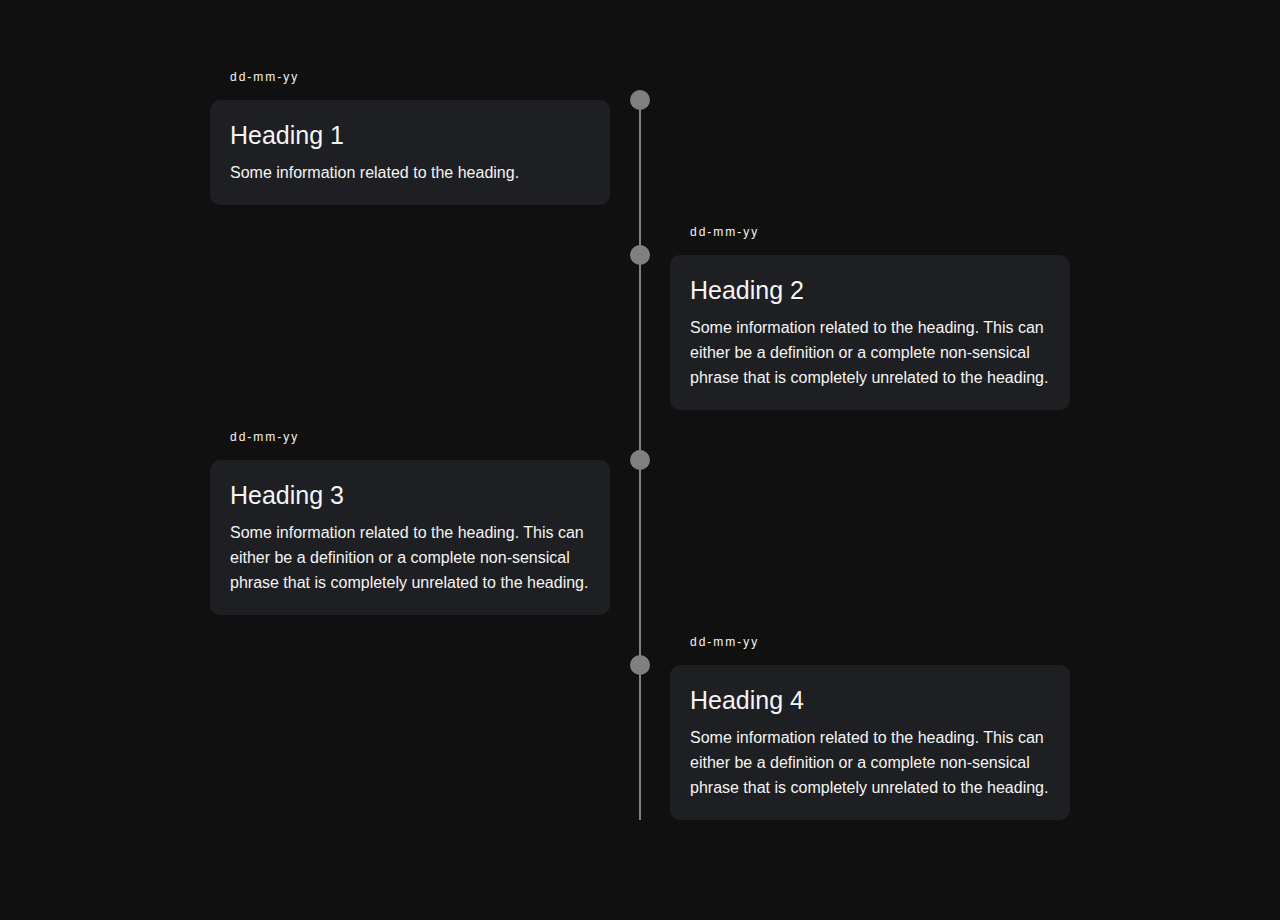
<file: vertical-timeline/index.html>
<!DOCTYPE html>
<html lang="en">
<head>
    <meta charset="UTF-8">
    <meta http-equiv="X-UA-Compatible" content="IE=edge">
    <meta name="viewport" content="width=device-width, initial-scale=1.0">
    <title>Vertical Timeline</title>
    <link rel="stylesheet" href="./style.css">
</head>
<body>
    <div class="container">
        <div class="timeline">
            <ul>
                <li>
                    <div class="timeline-content">
                        <h2 class="date">dd-mm-yy</h2>
                        <h1>Heading 1</h1>
                            <p>Some information related to the heading.</p>
                    </div>
                </li>
                <li>
                    <div class="timeline-content">
                        <h2 class="date">dd-mm-yy</h2>
                        <h1>Heading 2</h1>
                            <p>Some information related to the heading. This can either be a definition or a complete non-sensical phrase that is completely unrelated to the heading.
                            </p>
                    </div>
                </li>
                <li>
                    <div class="timeline-content">
                        <h2 class="date">dd-mm-yy</h2>
                        <h1>Heading 3</h1>
                        <p>Some information related to the heading. This can either be a definition or a complete non-sensical phrase that is completely unrelated to the heading.
                        </p>
                    </div>
                </li>
                <li>
                    <div class="timeline-content">
                        <h2 class="date">dd-mm-yy</h2>
                        <h1>Heading 4</h1>
                        <p>Some information related to the heading. This can either be a definition or a complete non-sensical phrase that is completely unrelated to the heading.
                        </p>
                    </div>
                </li>
            </ul>
        </div>
    </div>
    
</body>
</html>
</file>
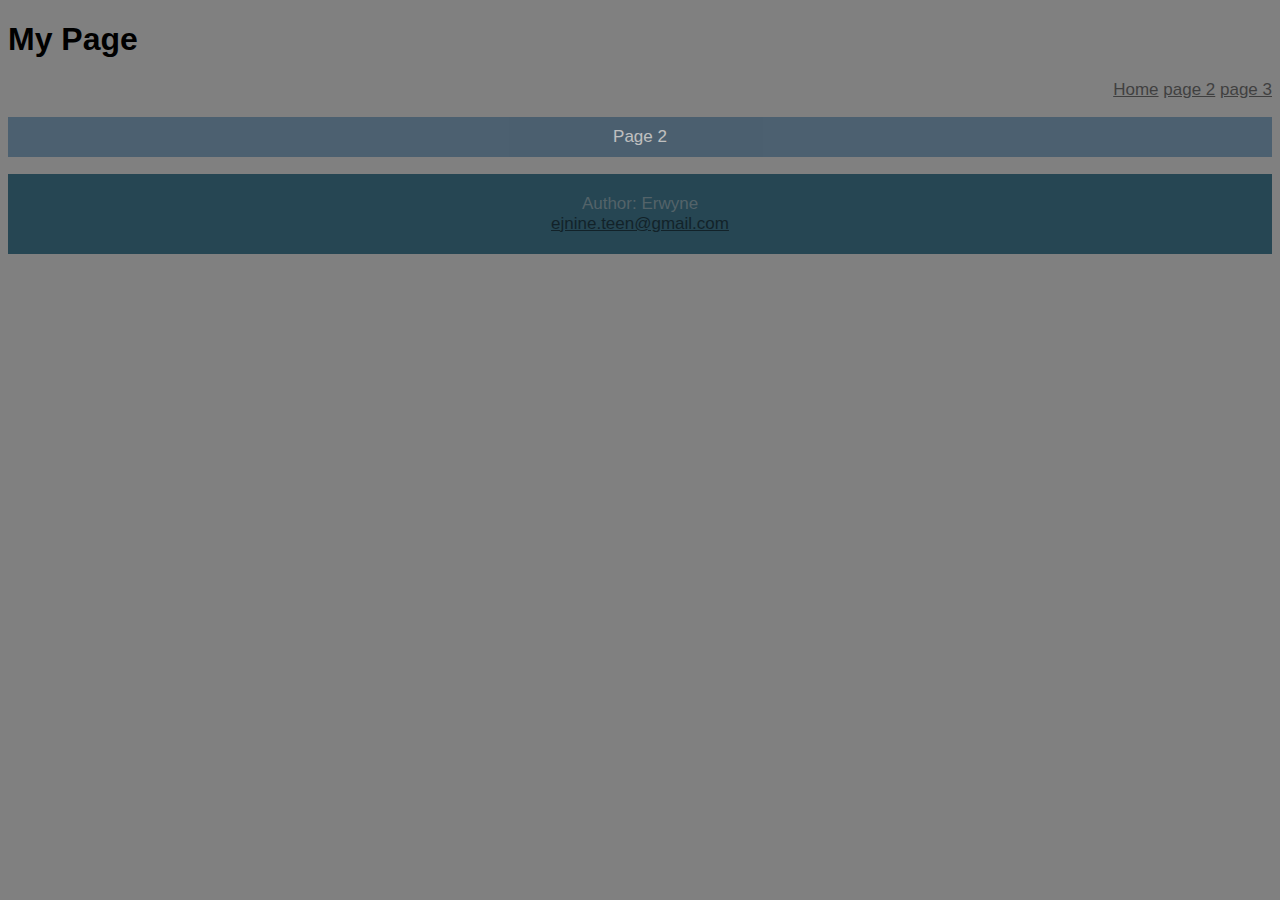
<file: lebron-iverson/page2.html>
<!doctype html>
<html>

<head>
	<title>My Page</title>
	<link href="styles/main.css" rel="stylesheet" />
</head>

<body>
	<h1>My Page</h1>
	<ul>
		<li><a href="index.html">Home<a/></li>
		<li><a href="page2.html">page 2<a/></li>
		<li><a href="page3.html">page 3<a/></li>
	</ul>
	<p>
		Page 2
	</p>

<footer>
  <div class="grayFont">Author: Erwyne </br></div>
  <a href="mailto:ejnine.teen@gmail.com">ejnine.teen@gmail.com</a>
</footer>

</body>

</html>
</file>
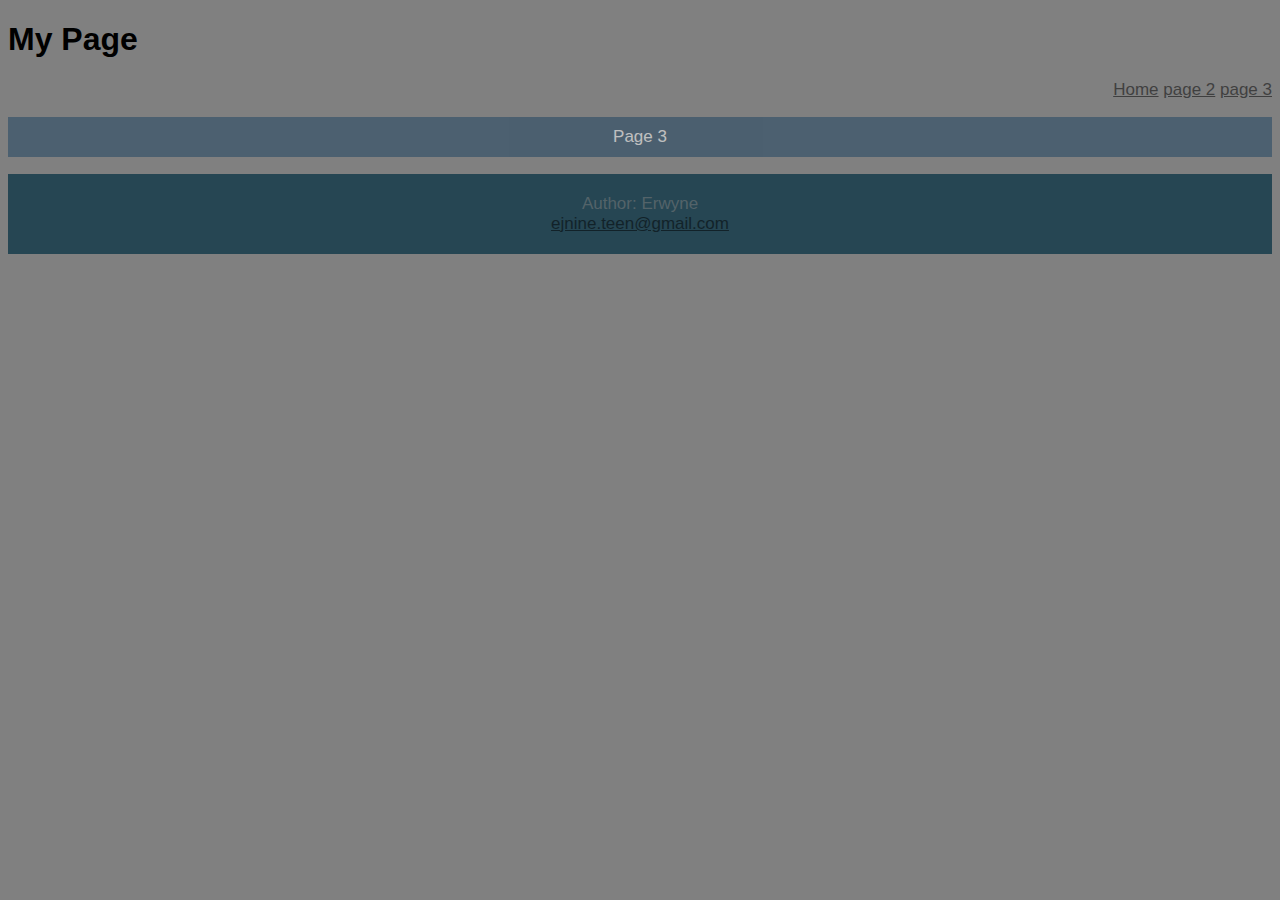
<file: lebron-iverson/page3.html>
<!doctype html>
<html>

<head>
	<title>My Page</title>
	<link href="styles/main.css" rel="stylesheet" />
</head>

<body>
	<h1>My Page</h1>
	<ul>
		<li><a href="index.html">Home<a/></li>
		<li><a href="page2.html">page 2<a/></li>
		<li><a href="page3.html">page 3<a/></li>
	</ul>
	<p> Page 3 </p>

	<footer>
  <div class="grayFont">Author: Erwyne </br></div>
  <a href="mailto:ejnine.teen@gmail.com">ejnine.teen@gmail.com</a>
</footer>

</body>

</html>
</file>
<file: vertical-timeline/style.css>
@import url('https://fonts.googleapis.com/css2?family=Montserrat:wght@300&display=swap');
*{
    margin: 0;
    padding: 0;
    box-sizing: border-box;
}

html{
    font-family: "Monsterrat", sans-serif;
    color: white;
}

.container{
    min-height: 100vh;
    width: 100%;
    display: flex;
    align-items: center;
    justify-content: center;
    background-color: #101010;
    padding: 100px 0;
}

.timeline{
    width: 80%;
    height: auto;
    max-width: 800px;
    margin: 0 auto;
    position: relative;
}

.timeline ul{
    list-style: none;
}

.timeline ul li{
    padding: 20px;
    background-color: #1e1f22;
    color: whitesmoke;
    border-radius: 10px;
    margin-bottom: 20px;
}

.timeline ul li:last-child{
    margin-bottom: 0;
}

.timeline-content h1{
    font-size: 25px;
    font-weight: 500;
    line-height: 30px;
    margin-bottom: 10px;
}

.timeline-content p{
    font-size: 16px;
    line-height: 25px;
    font-weight: 300;
}
.timeline-content .date{
    font-size: 12px;
    font-weight: 200;
    margin-bottom: 10px;
    letter-spacing: 2px;
}

@media only screen and (min-width: 768px){
    .timeline::before{
        content: "";
        position: absolute;
        height: 100%;
        width: 2px;
        left: 50%;
        transform: translateX(-50%);
        background-color: gray;
    }
    .timeline ul li {
        width: 50%;
        margin-bottom: 50px;
        position: relative;
    }

    .timeline ul li:nth-child(odd){
        float: left;
        clear: right;
        transform: translateX(-30px);
    }

    .timeline ul li:nth-child(even){
        float: right;
        clear: left;
        transform: translateX(30px);
    }
    .timeline ul li::after{
        content: "";
        position: absolute;
        height: 20px;
        width: 20px;
        background-color: gray;
        border-radius: 50%;
        top: 0;
    }

    .timeline ul li:nth-child(odd)::after{
        transform: translate(50%,-50%);
        right: -30px;
    }

    .timeline ul li:nth-child(even)::after{
        transform: translate(-50%,-50%);
        left: -30px;
    }
    .timeline ul li:hover:after{
        background-color: aqua ;
    }
    .timeline-content .date{
        position:absolute;
        top: -30px;
    }
}
</file>
<file: lebron-iverson/styles/main.css>
body{
	background:gray;
	font-family: sans-serif;
}

a{
	font-size: 17px;
	color:black;
	opacity: 50%;
}

p{
	padding: 10px;
	color: white;
	background: #173f5f;
	text-align: center;
}

img{
	margin-left: auto;
  	margin-right: auto;
}

ul{
	text-align: right;
}

li{
	display: inline-block;
}

.centralizeImg{
	max-width: 60%;
}

.grayFont{
	color:gray;
}

footer{
	text-align: center;
	background: #264653;
	padding:20px;
}
</file>
